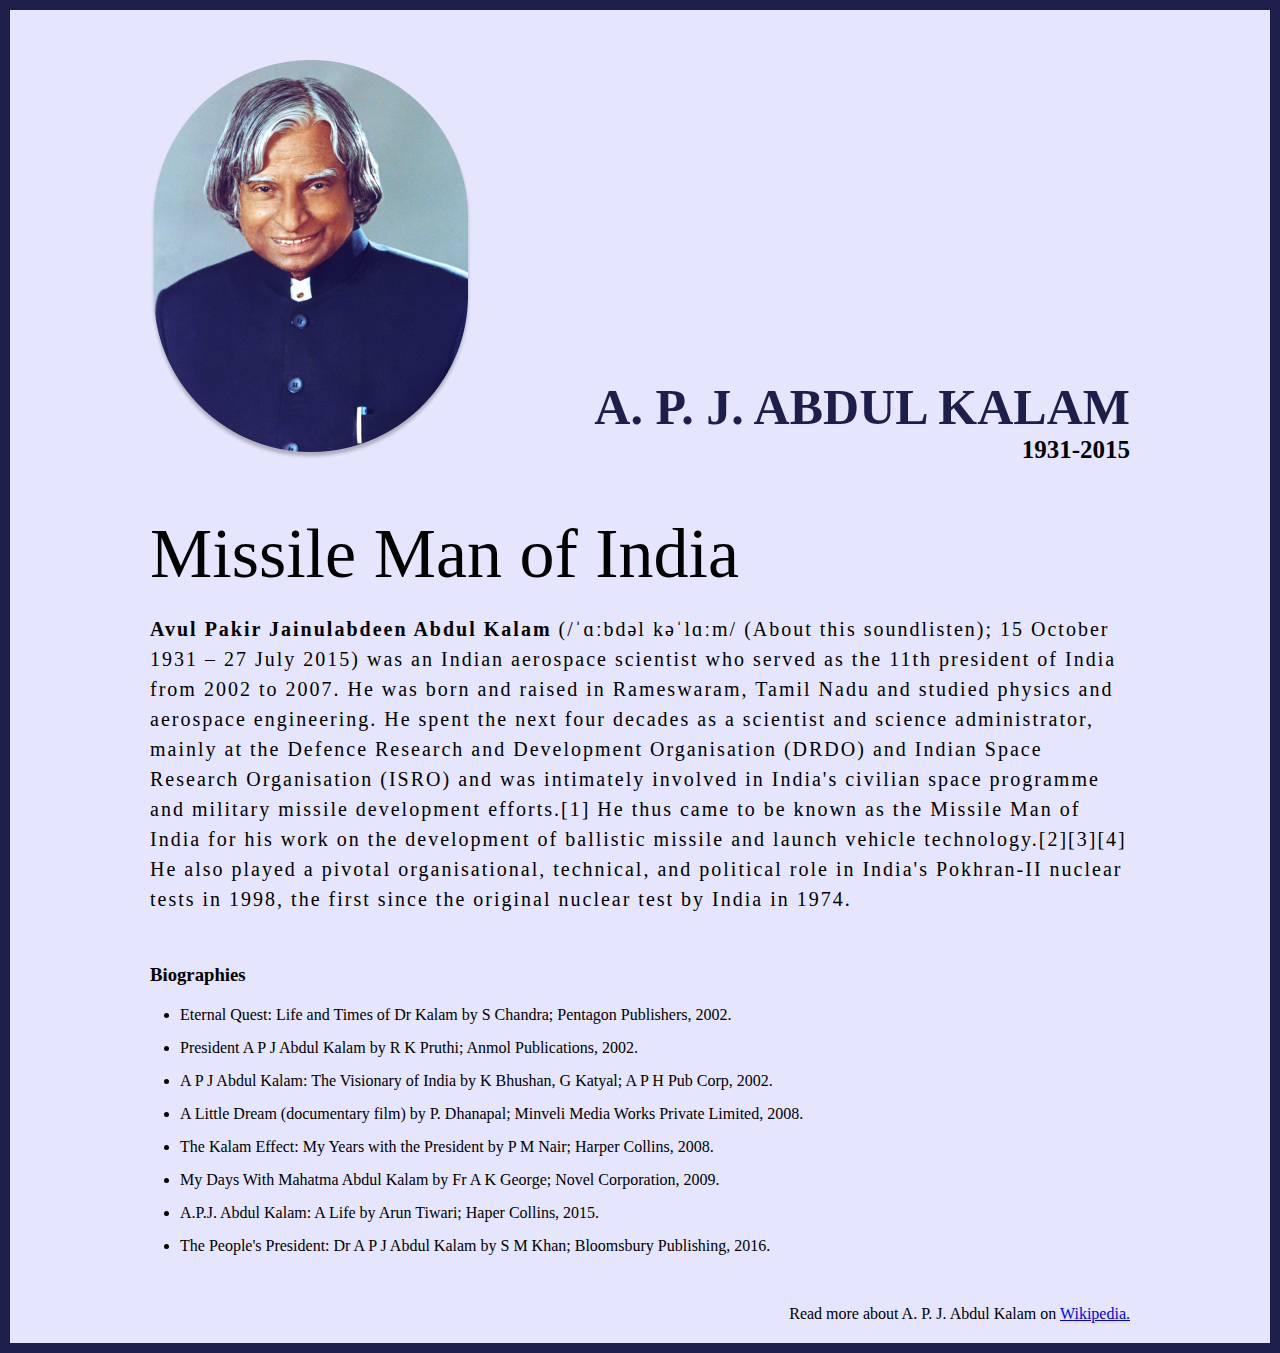
<file: Project1/index.html>
<!DOCTYPE html>
<html lang="en">
<head>
    <meta charset="UTF-8">
    <meta name="viewport" content="width=device-width, initial-scale=1.0">
    <link rel="shortcut icon" href="st.jojhns.jpeg" type="image/x-icon">
    <link rel="stylesheet" href="style.css">
    <title>The Tribute website| A.P.J Abdul Kalam</title>
</head>
<body>
    <div class="conatiner">
       <div class="content">

<section class="top_section">
    <div class="image_container">
        <img src="A._P._J 1.png" alt="">
    </div>
    <div class="text1">
        <h1 class="name">A. P. J. Abdul Kalam</h1>
        <h4 class="date">1931-2015</h4>
    </div>
</section>
<section class="about_section">
    <h2>Missile Man of India</h2>
    <p> <b>Avul Pakir Jainulabdeen Abdul Kalam</b> (/ˈɑːbdəl kəˈlɑːm/ (About this soundlisten); 15 October 1931 – 27 July 2015) was an Indian aerospace scientist who served as the 11th president of India from 2002 to 2007. He was born and raised in Rameswaram, Tamil Nadu and studied physics and aerospace engineering. He spent the next four decades as a scientist and science administrator, mainly at the Defence Research and Development Organisation (DRDO) and Indian Space Research Organisation (ISRO) and was intimately involved in India's civilian space programme and military missile development efforts.[1] He thus came to be known as the Missile Man of India for his work on the development of ballistic missile and launch vehicle technology.[2][3][4] He also played a pivotal organisational, technical, and political role in India's Pokhran-II nuclear tests in 1998, the first since the original nuclear test by India in 1974.</p>
</section>
<section class="biograpphy">
    <h3 class="bio">Biographies</h3>
    <ul>
    <li>Eternal Quest: Life and Times of Dr Kalam by S Chandra; Pentagon Publishers, 2002.</li>
    <li> President A P J Abdul Kalam by R K Pruthi; Anmol Publications, 2002.</li>
    <li>A P J Abdul Kalam: The Visionary of India by K Bhushan, G Katyal; A P H Pub Corp, 2002.</li>
    <li> A Little Dream (documentary film) by P. Dhanapal; Minveli Media Works Private Limited, 2008.</li>
    <li> The Kalam Effect: My Years with the President by P M Nair; Harper Collins, 2008.</li>
    <li>  My Days With Mahatma Abdul Kalam by Fr A K George; Novel Corporation, 2009.</li>
    <li> A.P.J. Abdul Kalam: A Life by Arun Tiwari; Haper Collins, 2015.</li>
    <li>   The People's President: Dr A P J Abdul Kalam by S M Khan; Bloomsbury Publishing, 2016.</li>
    </ul>
</section>
<footer><p>Read more about A. P. J. Abdul Kalam  on <a target="_blank" href="https://www.wikipedia.org/">Wikipedia.</a> </p></footer>
       </div>
    </div>
</body>
</html>
</file>
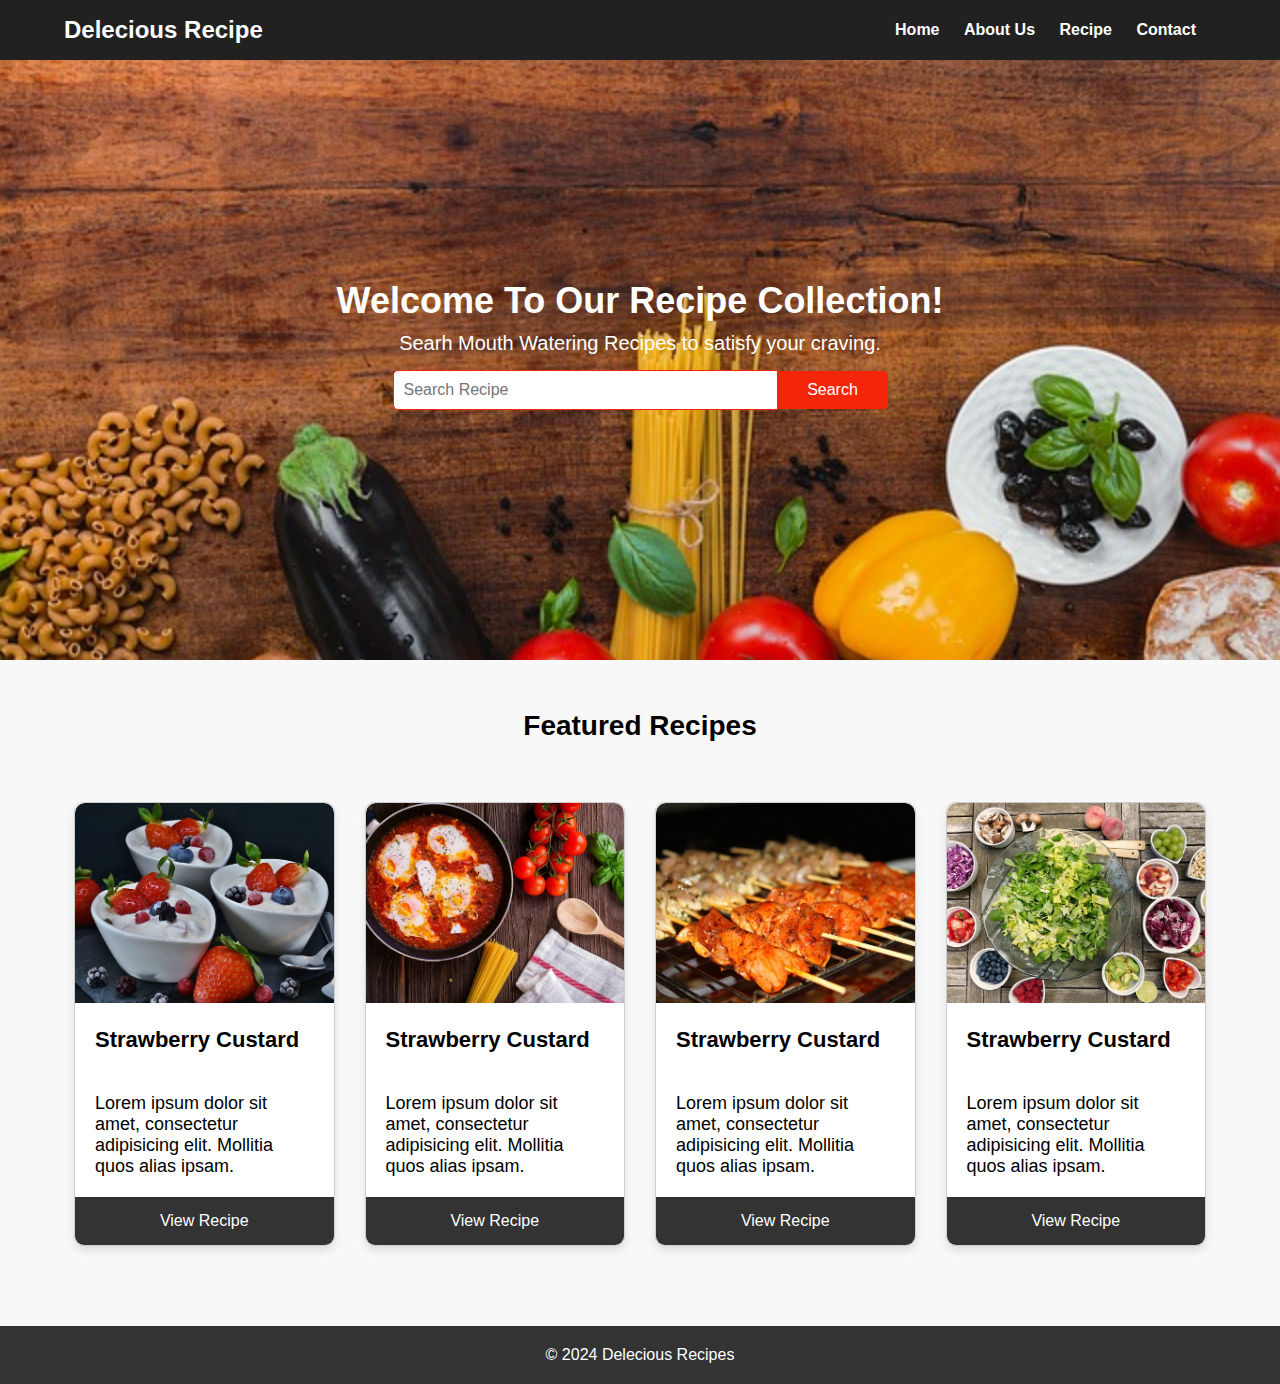
<file: Project2/index.html>
<!DOCTYPE html>
<html lang="en">
<head>
  <meta charset="UTF-8">
  <meta name="viewport" content="width=device-width, initial-scale=1.0">
  <title>Document</title>
  <link rel="shortcut icon" href="lion.jpg" type="image/x-icon">
  <link rel="stylesheet" href="style.css">
</head>
<body>
  <header>
    <div class="container">
      <h1 class="logo">Delecious Recipe</h1>
      <nav>
        <div class="menu-icon">&#9776</div>
        <ul class="nav_list">
          <li>Home</li>
          <li>About Us</li>
          <li>Recipe</li>
          <li>Contact</li>
        </ul>
      </nav>
    </div>
  </header>
  
    <!-- Hero Section -->
  <section class="hero">
    <div class="hero_section">
      <h2>Welcome To Our Recipe Collection!</h2>
      <p>Searh Mouth Watering Recipes to satisfy your craving. </p>
      <form action="#" class="search-box">
       <input type="text" name="" id="" placeholder="Search Recipe">
       <button type="submit">Search</button>
      </form>
    </div>
  </section>

  <!-- Recipe Section -->

  <section class="recipes">
    <h1>Featured Recipes</h1>
    <div class="recipe-section">
      <div class="recipe-card">
        <img src="dish-1.jpg" alt="">
        <h2>Strawberry Custard</h2>
        <p>Lorem ipsum dolor sit amet, consectetur adipisicing elit. Mollitia quos alias ipsam.</p>
        <a href="">View Recipe</a>
      </div>
      <div class="recipe-card">
        <img src="dish-2.jpg" alt="">
        <h2>Strawberry Custard</h2>
        <p>Lorem ipsum dolor sit amet, consectetur adipisicing elit. Mollitia quos alias ipsam.</p>
        <a href="">View Recipe</a>
      </div>
      <div class="recipe-card">
        <img src="dish-3.jpg" alt="">
        <h2>Strawberry Custard</h2>
        <p>Lorem ipsum dolor sit amet, consectetur adipisicing elit. Mollitia quos alias ipsam.</p>
        <a href="">View Recipe</a>
      </div>
      <div class="recipe-card">
        <img src="dish-4.jpg" alt="">
        <h2>Strawberry Custard</h2>
        <p>Lorem ipsum dolor sit amet, consectetur adipisicing elit. Mollitia quos alias ipsam.</p>
        <a href="">View Recipe</a>
      </div>
    </div>
  </section>

    <!-- Footer Section -->

     <footer>
      <div>
        <p>
          &copy; 2024 Delecious Recipes
        </p>
      </div>
     </footer>

</body>
</html>
</file>
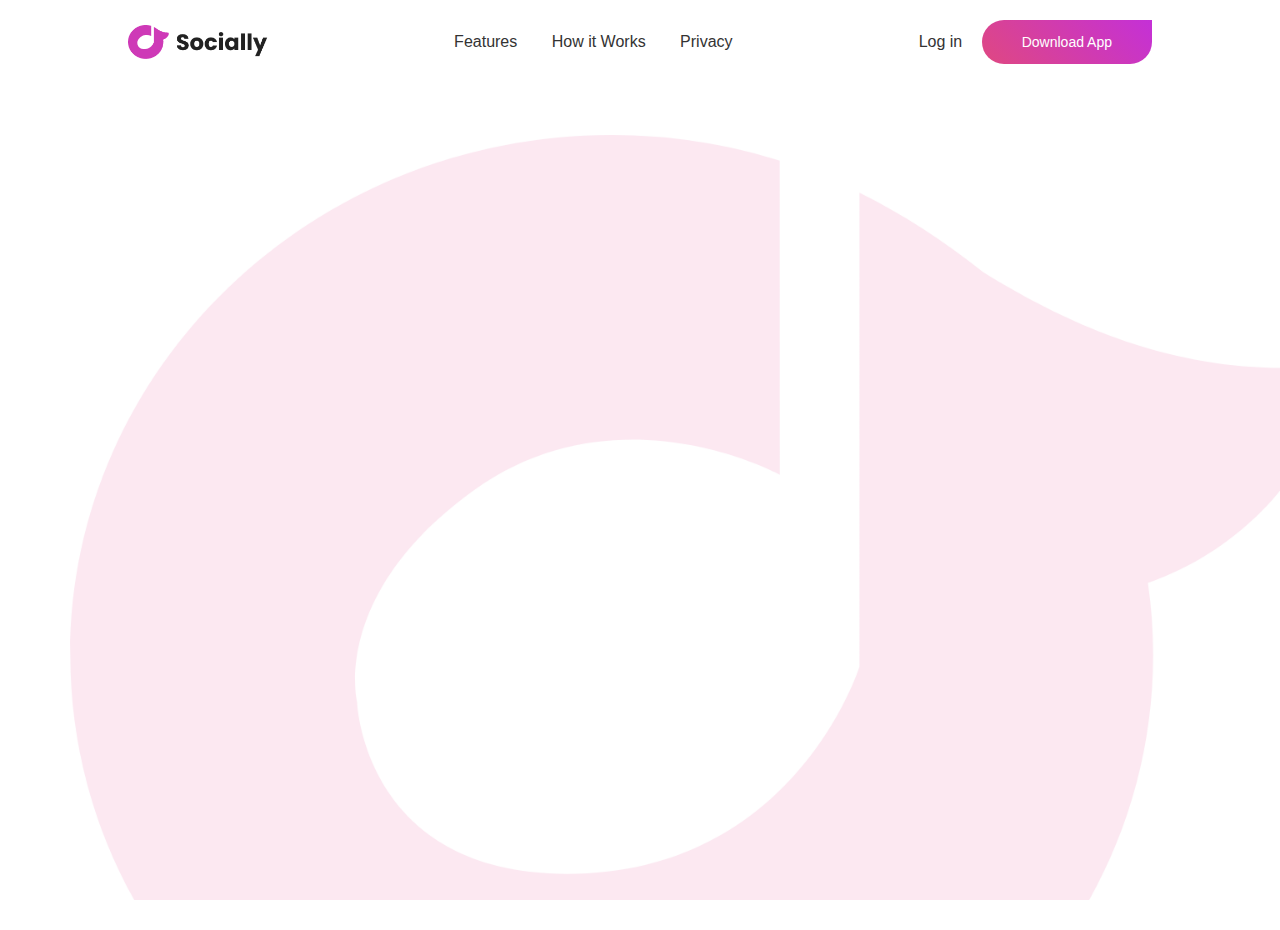
<file: Project4/index.html>
<!DOCTYPE html>
<html lang="en">

<head>
    <meta charset="UTF-8">
    <meta name="viewport" content="width=device-width, initial-scale=1.0">
    <title>Animated Website Design</title>
    <link rel="shortcut icon" href="logo.png" type="image/x-icon">
    <link rel="stylesheet" href="Styles.CSS">
</head>

<body>
    <div class="hero">
        <nav>
            <img src="logo.png" class="logo" alt="">
            <ul>
                <li><a href="#">Features</a></li>
                <li><a href="#">How it Works</a></li>
                <li><a href="#">Privacy</a></li>
            </ul>
            <div>
                <a href="#" class="login-btn">Log in</a>
                <a href="#" class="btn">Download App</a>

            </div>
        </nav>
        <div class="content">
            <h1 class="anim">Make <br>New Freinds </br></h1>
            <p class="anim">Sociallly is the New Social Media platform to make new friends onilne in the world.Now let's make new friends together and amazing Features</p>
            <a href="#" class="btn anim">Join Now</a>
        </div>
        <img src="pic.png" class="feature-img anim" alt="">
    </div>
</body>

</html>
</file>
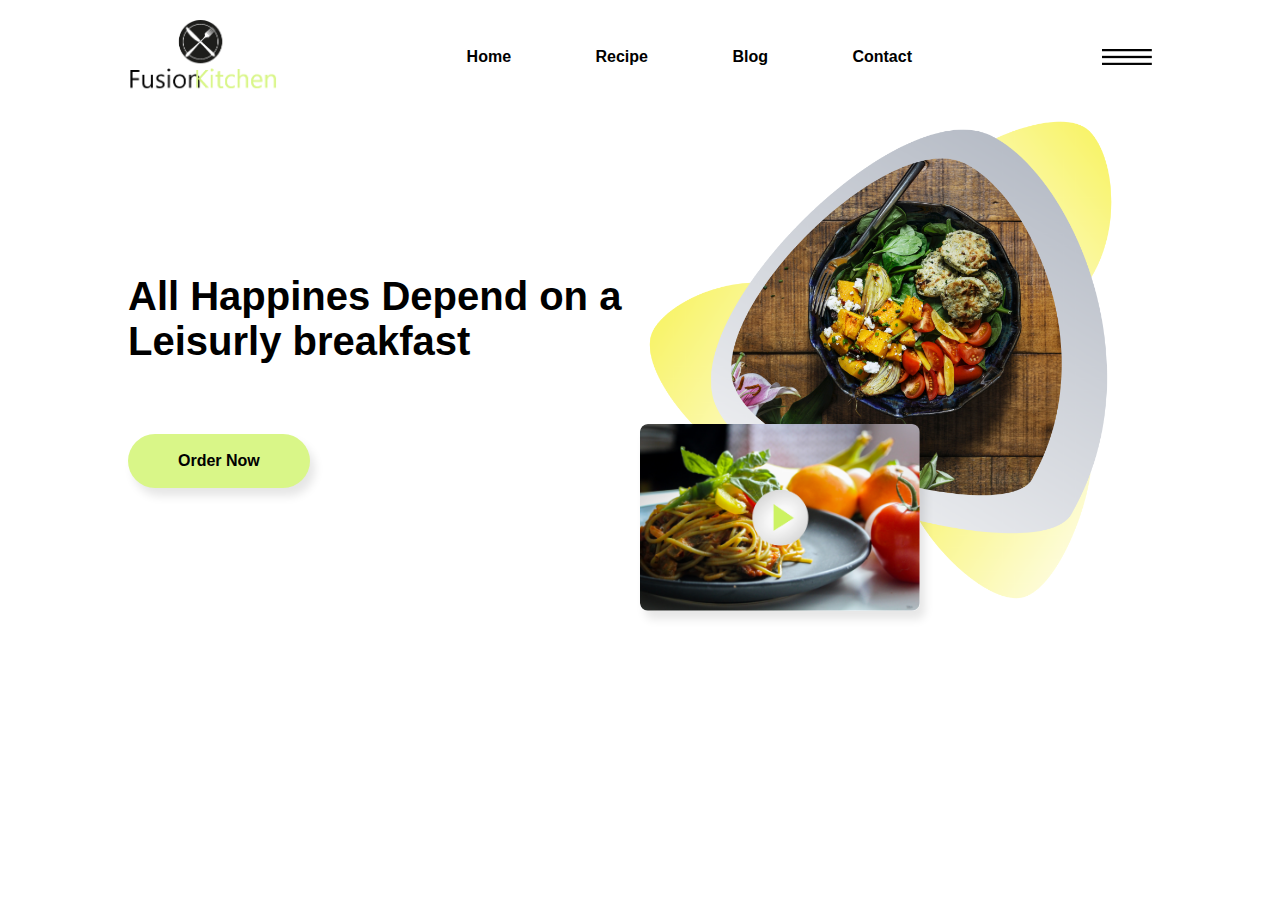
<file: Project5/index.html>
<!DOCTYPE html>
<html lang="en">

<head>
    <meta charset="UTF-8">
    <meta name="viewport" content="width=device-width, initial-scale=1.0">
    <title>Document</title>
   <link rel="stylesheet" href="Style.CSS"> 
</head>
<body>
   <div class="hero">
    <nav>
        <img src="logo.png" class="logo" alt="">
        <ul>
            <li><a href="">Home</a></li>
            <li><a href="">Recipe</a></li>
            <li><a href="">Blog</a></li>
            <li><a href="">Contact</a></li>
        </ul>
        <img src="menu.png" alt="" class="menu-img">
    </nav>
    <div class="row">
        <div class="col">
            <h1>All Happines Depend on a<br>Leisurly breakfast</br></h1>
            <a href="">Order Now</a>
        </div>
        <div class="col">
            <img src="pic1.png" class="feature-img" alt="">
            <img src="pic2.png" class="thumbnail-img" alt="">
        </div>
    </div>
   </div>
</body>

</html>
</file>
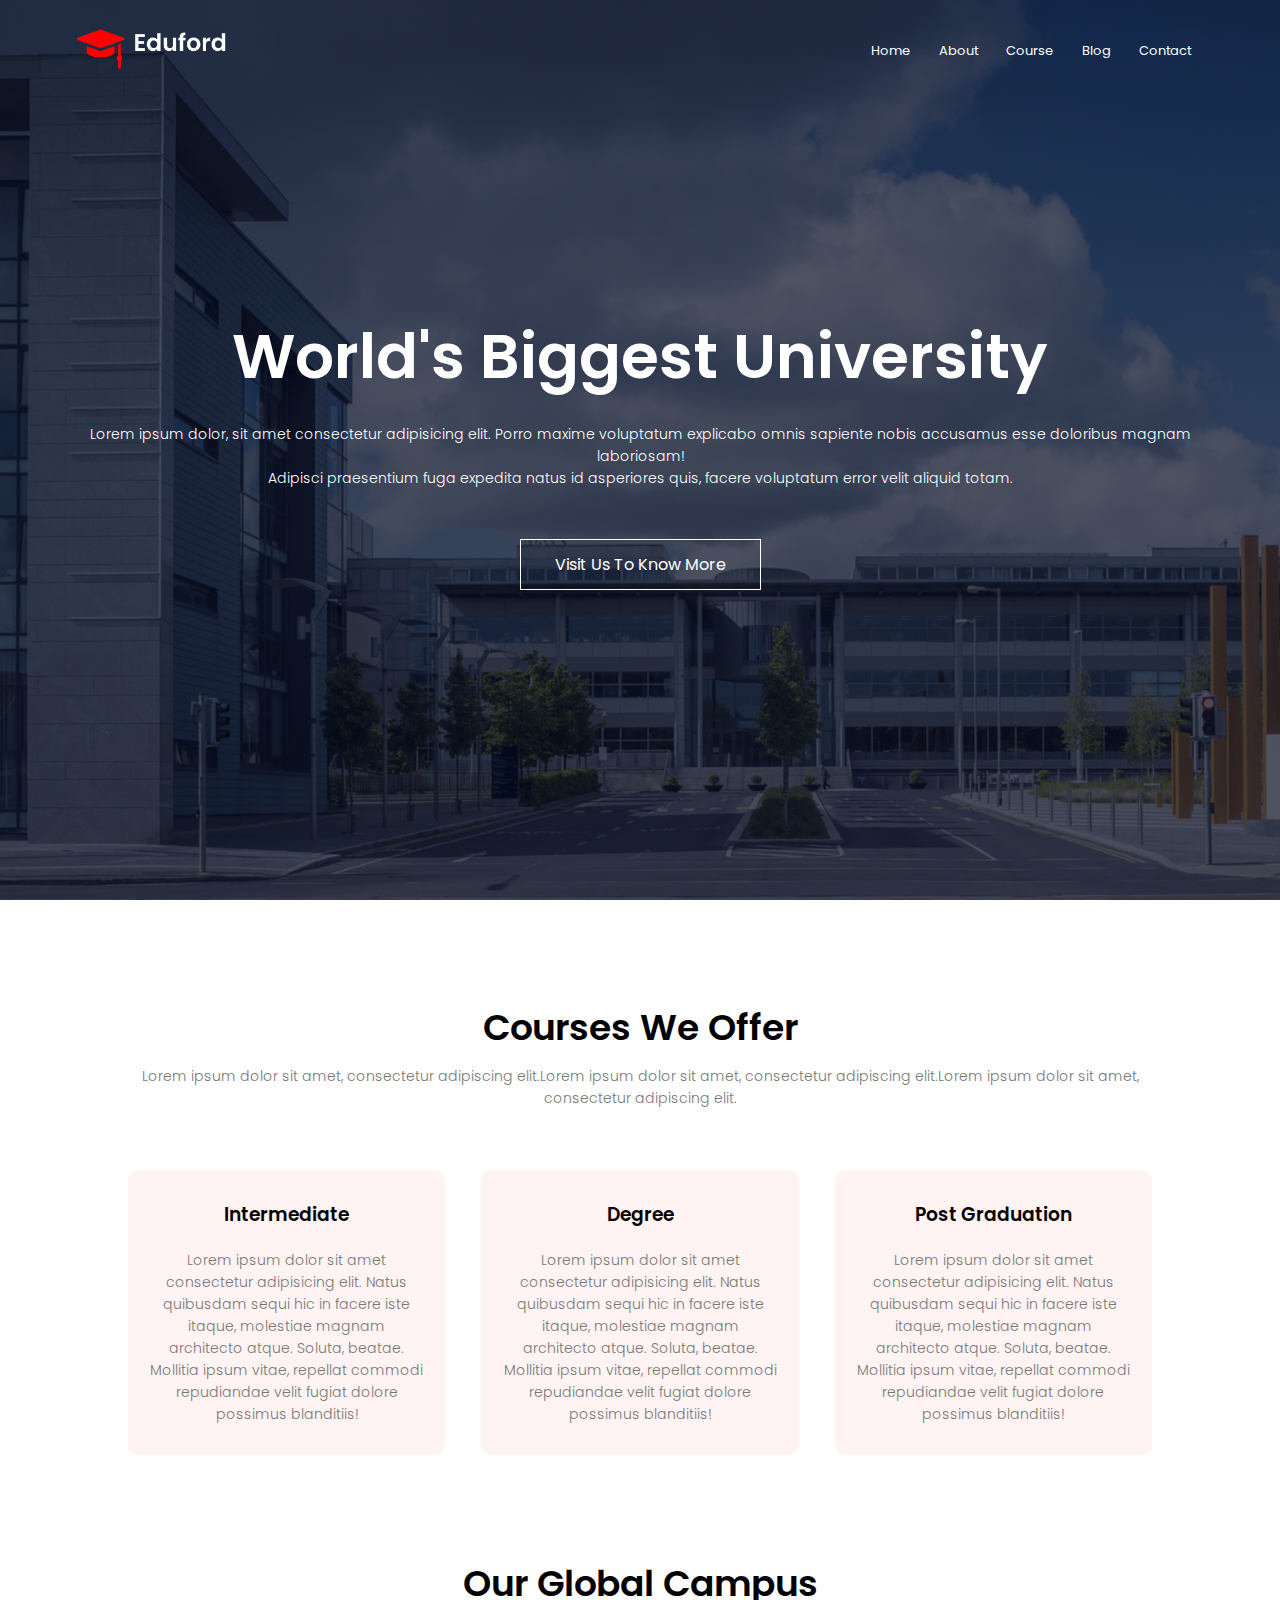
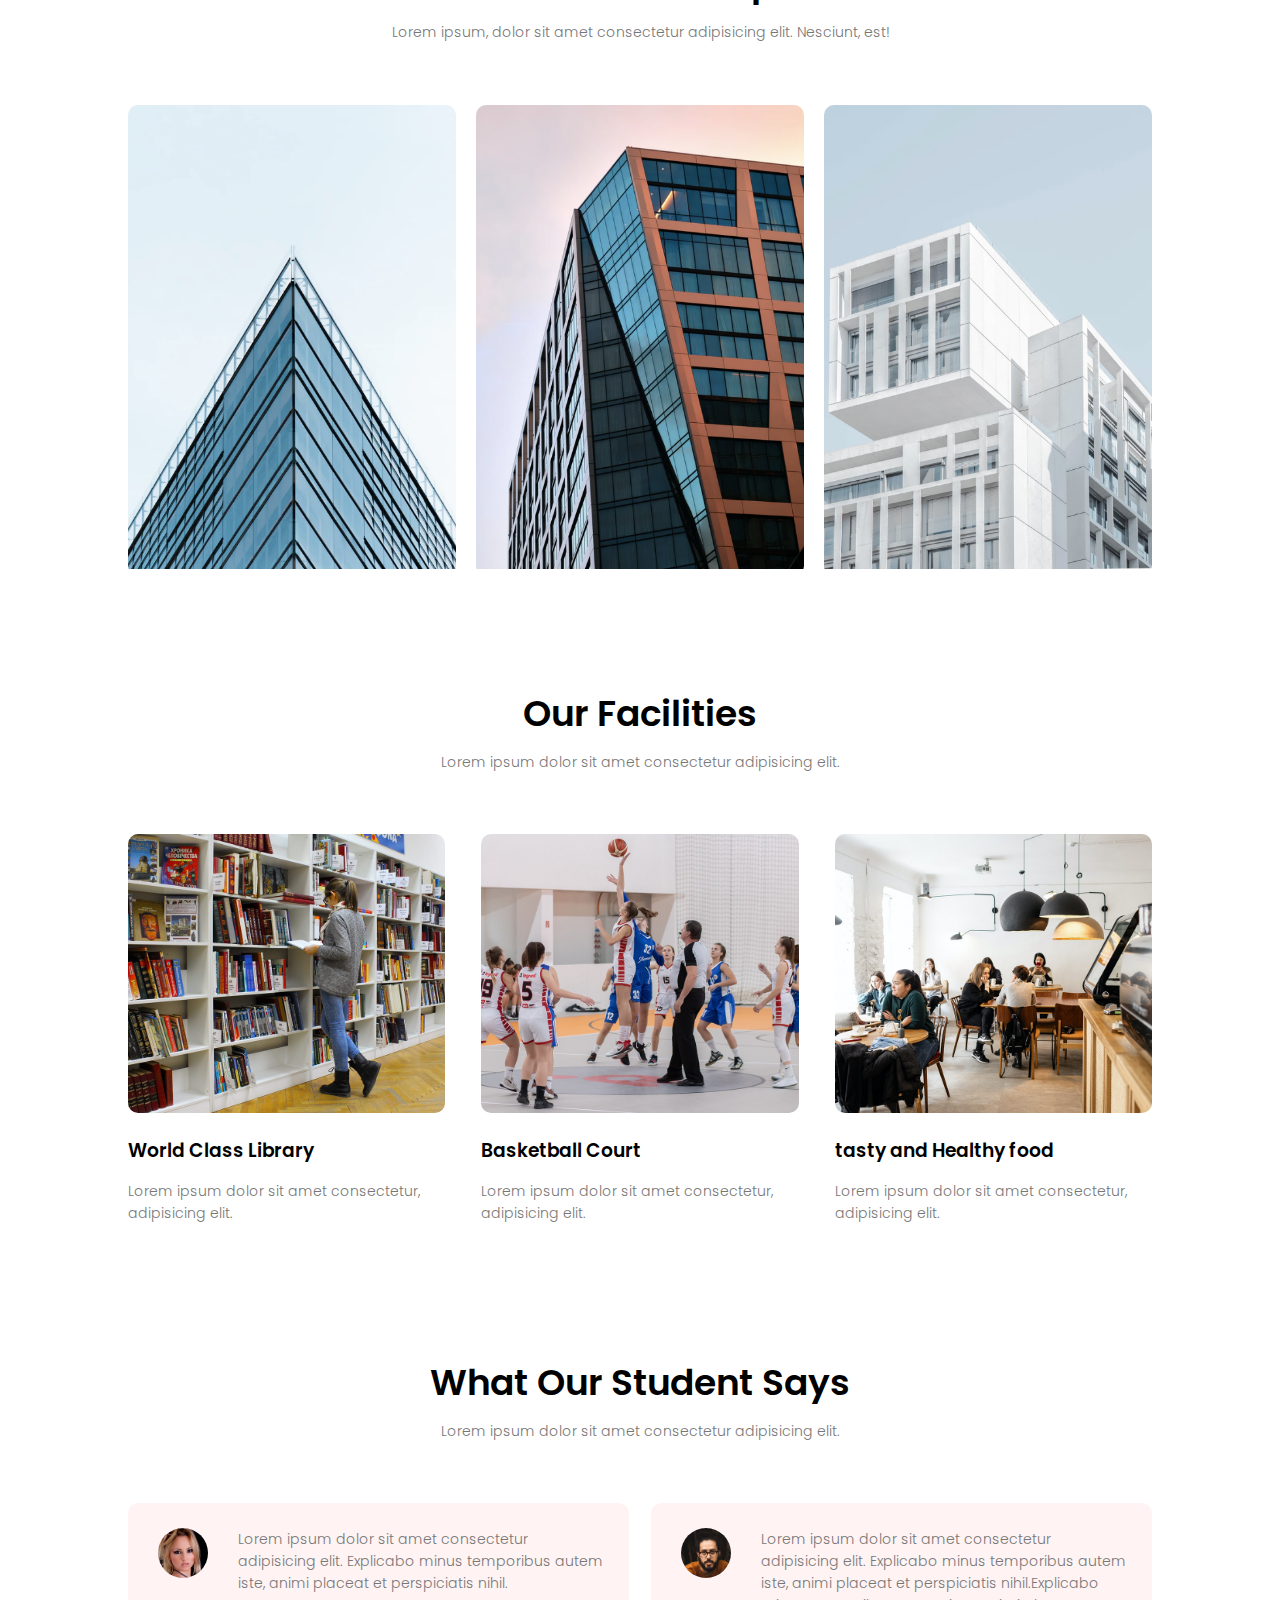
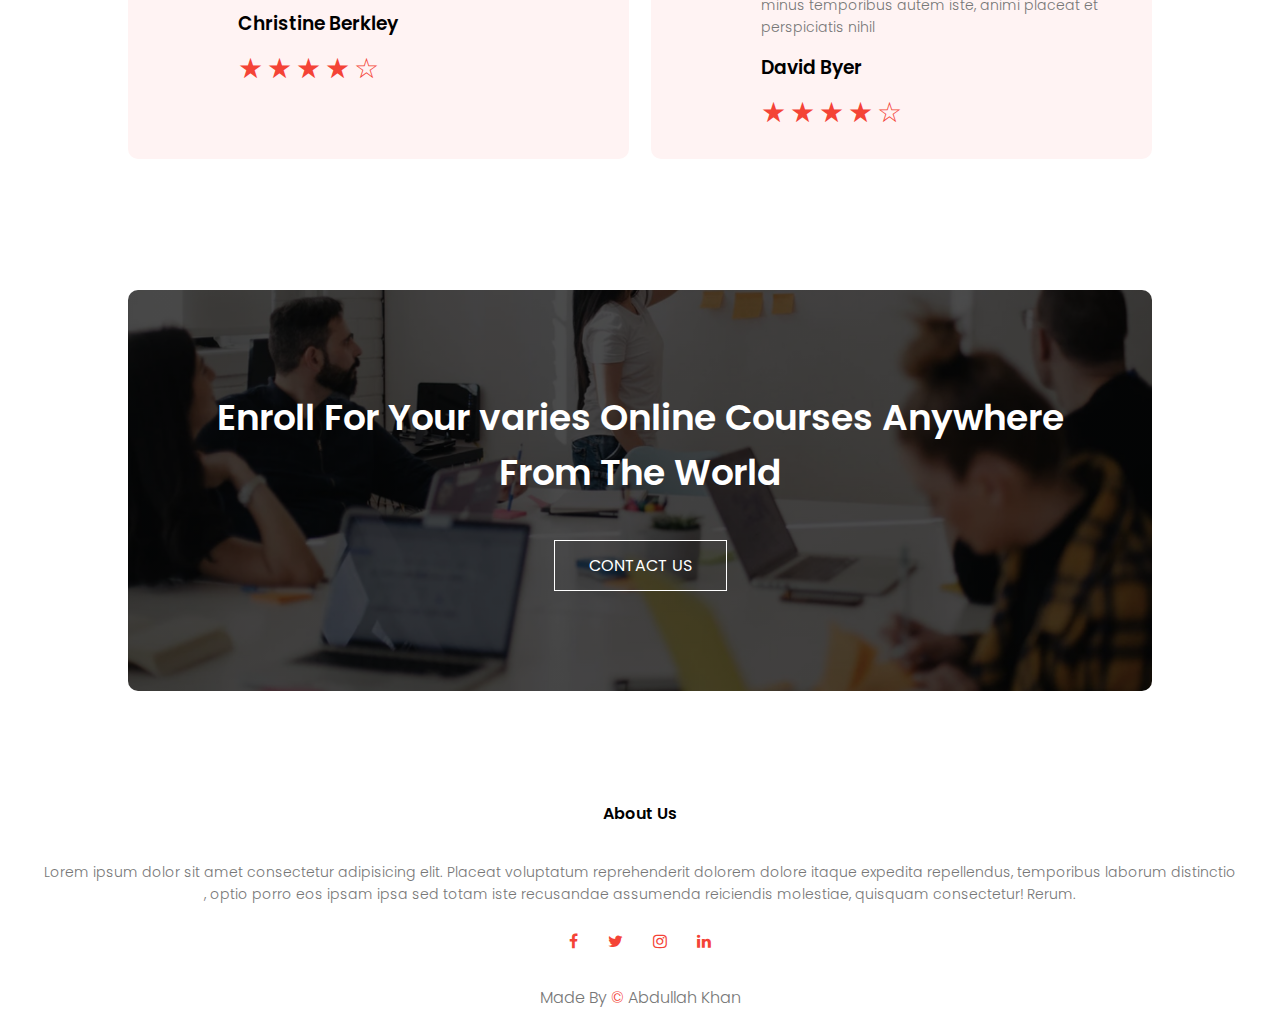
<file: Project6/index.html>
<!DOCTYPE html>
<html lang="en">

<head>
    <meta charset="UTF-8">
    <meta name="viewport" content="width=device-width, initial-scale=1.0">
    <title>University Website Design</title>
    <link rel="stylesheet" href="Styles.CSS">
    <link rel="preconnect" href="https://fonts.googleapis.com">
    <link rel="preconnect" href="https://fonts.gstatic.com" crossorigin>
    <link
        href="https://fonts.googleapis.com/css2?family=Poppins:ital,wght@0,400;0,600;0,700;1,400;1,600;1,700&display=swap"
        rel="stylesheet">
        <link href="https://cdnjs.cloudflare.com/ajax/libs/font-awesome/4.7.0/css/font-awesome.min.css" rel="stylesheet">



</head>

<body>
    <section class="header">
        <nav>
            <a href="index.html"><img src="logo.png" alt=""></a>
            <div class="nav-links" id="navLinks">
                <i class="fa fa-times" onclick="hideMenu()"></i> <!-- Cross icon -->


                <ul>
                    <li><a href="">Home</a></li>
                    <li><a href="">About</a></li>
                    <li><a href="">Course</a></li>
                    <li><a href="">Blog</a></li>
                    <li><a href="">Contact</a></li>
                </ul>
            </div>
            <i class="fa fa-bars" onclick="showMenu()"></i> <!-- Hamburger menu icon -->

        </nav>
        <div class="textbox">
            <h1>World's Biggest University</h1>
            <p>Lorem ipsum dolor, sit amet consectetur adipisicing elit. Porro maxime voluptatum explicabo omnis
                sapiente nobis accusamus esse doloribus magnam laboriosam!<br> Adipisci praesentium fuga expedita natus
                id asperiores quis, facere voluptatum error velit aliquid totam.</br></p>
            <a href=" " class="hero-btn">Visit Us To Know More</a>
        </div>
    </section>

    <!-- Course -->
    <section class="Course">

        <h1>Courses We Offer</h1>
        <p>
            Lorem ipsum dolor sit amet, consectetur adipiscing elit.Lorem ipsum dolor sit amet, consectetur adipiscing
            elit.Lorem ipsum dolor sit amet, consectetur adipiscing elit.
        </p>
        <div class="row">
            <div class="course-col">
                <h3>Intermediate</h3>
                <p>Lorem ipsum dolor sit amet consectetur adipisicing elit. Natus quibusdam sequi hic in facere iste
                    itaque, molestiae magnam architecto atque. Soluta, beatae. Mollitia ipsum vitae, repellat commodi
                    repudiandae velit fugiat dolore possimus blanditiis!</p>
            </div>
            <div class="course-col">
                <h3>Degree</h3>
                <p>Lorem ipsum dolor sit amet consectetur adipisicing elit. Natus quibusdam sequi hic in facere iste
                    itaque, molestiae magnam architecto atque. Soluta, beatae. Mollitia ipsum vitae, repellat commodi
                    repudiandae velit fugiat dolore possimus blanditiis!</p>
            </div>
            <div class="course-col">
                <h3>Post Graduation</h3>
                <p>Lorem ipsum dolor sit amet consectetur adipisicing elit. Natus quibusdam sequi hic in facere iste
                    itaque, molestiae magnam architecto atque. Soluta, beatae. Mollitia ipsum vitae, repellat commodi
                    repudiandae velit fugiat dolore possimus blanditiis!</p>
            </div>
        </div>
    </section>

    <!-- Campus -->

    <section class="Campus">
        <h1>Our Global Campus</h1>
        <p>Lorem ipsum, dolor sit amet consectetur adipisicing elit. Nesciunt, est!</p>
        <div class="row">
            <div class="campus-col">
                <img src="london.png" alt="">
                <div class="layer">
                    <h3>London</h3>
                </div>
            </div>

            <div class="campus-col">
                <img src="newyork.png" alt="">
                <div class="layer">
                    <h3>New York</h3>
                </div>
            </div>
            <div class="campus-col">
                <img src="washington.png" alt="">
                <div class="layer">
                    <h3>Washington</h3>
                </div>
            </div>
        </div>
    </section>

    <!-- Facilities -->

    <section class="facilities">

        <h1> Our Facilities</h1>
        <p>Lorem ipsum dolor sit amet consectetur adipisicing elit.</p>
        <div class="row">
            <div class="facilities-col">
                <img src="library.png" alt="">
                <h3>World Class Library</h3>
                <p>Lorem ipsum dolor sit amet consectetur, adipisicing elit. </p>
            </div>
            <div class="facilities-col">
                <img src="basketball.png" alt="">
                <h3>Basketball Court</h3>
                <p>Lorem ipsum dolor sit amet consectetur, adipisicing elit. </p>
            </div>
            <div class="facilities-col">
                <img src="cafeteria.png" alt="">
                <h3>tasty and Healthy food</h3>
                <p>Lorem ipsum dolor sit amet consectetur, adipisicing elit. </p>
            </div>
        </div>
    </section>

    <!-- Testemonials -->

    <section class="testemonials">
        <h1> What Our Student Says</h1>
        <p>Lorem ipsum dolor sit amet consectetur adipisicing elit.</p>
        <div class="row">
            <div class="testemonial-col">
                <img src="user1.jpg" alt="">
                <div>
                    <p>Lorem ipsum dolor sit amet consectetur adipisicing elit. Explicabo minus temporibus autem iste,
                        animi placeat et perspiciatis nihil.</p>
                    <h3>Christine Berkley</h3>
                    <span class="empty-icon"> &#9733;</span>
                    <span class="empty-icon"> &#9733;</span>
                    <span class="empty-icon"> &#9733;</span>
                    <span class="empty-icon"> &#9733;</span>
                    <span class="empty-icon"> &#9734;</span>

                </div>

            </div>
            <div class="testemonial-col">
                <img src="user2.jpg" alt="">
                <div class="testemonial-col-col">
                    <p>Lorem ipsum dolor sit amet consectetur adipisicing elit. Explicabo minus temporibus autem iste,
                        animi placeat et perspiciatis nihil.Explicabo minus temporibus autem iste, animi placeat et
                        perspiciatis nihil</p>
                    <h3>David Byer</h3>

                    <span class="empty-icon"> &#9733;</span>
                    <span class="empty-icon"> &#9733;</span>
                    <span class="empty-icon"> &#9733;</span>
                    <span class="empty-icon"> &#9733;</span>

                    <span class="empty-icon"> &#9734;</span>
                </div>

            </div>
        </div>
    </section>

    <!-- Call To Action Section -->

    <section class="cta">
        <h1>
            Enroll For Your varies Online Courses Anywhere<br> From The World</br>
        </h1>
        <a href="" class="hero-btn">CONTACT US</a>
    </section>

     <!-- Footer -->
      <section class="footer">

        <h4> About Us</h1>
        <p>Lorem ipsum dolor sit amet consectetur adipisicing elit. Placeat voluptatum reprehenderit dolorem dolore itaque expedita repellendus, temporibus laborum distinctio<br>, optio porro eos ipsam ipsa sed totam iste recusandae assumenda reiciendis molestiae, quisquam consectetur! Rerum.</br></p>
        <div class="icons">
            <i class="fa fa-facebook"></i>
            <i class="fa fa-twitter"></i>
            <i class="fa fa-instagram"></i>
            <i class="fa fa-linkedin"></i>
        </div>
        <p class="copy">Made By <span class="copys">&copy;</span> Abdullah Khan</p>
      </section>

    <!-- JS For Menu Bar -->

    <script>
        var navLinks = document.getElementById("navLinks")
        function showMenu() {
            navLinks.style.right = "0";
        }
        function hideMenu() {
            navLinks.style.right = "-200px";
        }

    </script>
</body>

</html>
</file>
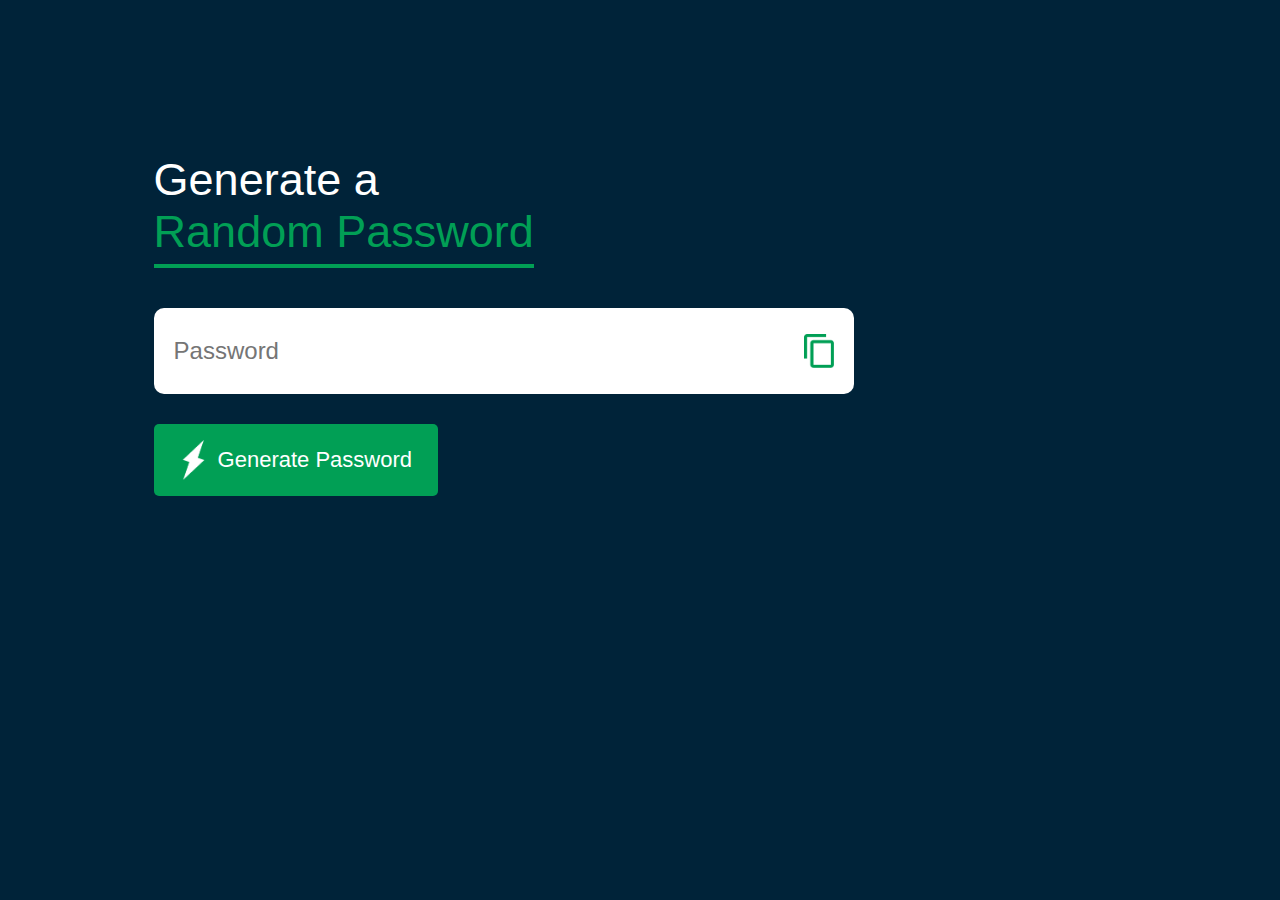
<file: Project7/index.html>
<!DOCTYPE html>
<html lang="en">
<head>
    <meta charset="UTF-8">
    <meta name="viewport" content="width=device-width, initial-scale=1.0">
    <title>Random Password Generator</title>
    <link rel="stylesheet" href="Styles.CSS">
</head>
<body>
<div class="container">
    <h1>Generate a <br><span>Random Password</br></span></h1>
    <div class="display">
        <input type="text"  id="password" placeholder="Password">
        <img onclick="copypassword()" src="copy.png" alt="">
    </div>
    <button onclick="createPassword()" > <img src="generate.png" alt="">Generate Password</button>
</div>

    <script src="Script.JS"></script>
</body>
</html>
</file>
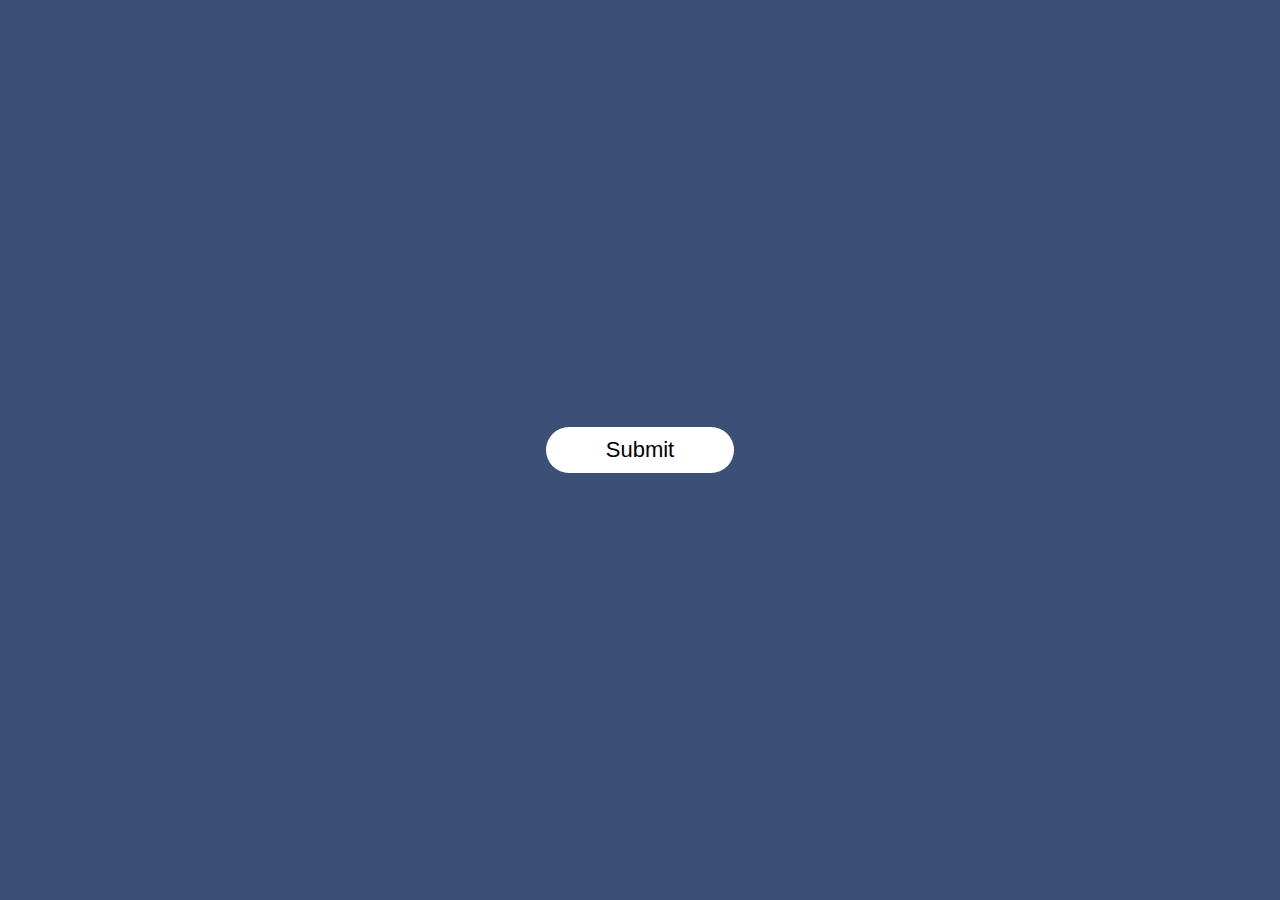
<file: Project8/index.html>
<!DOCTYPE html>
<html lang="en">
<head>
    <meta charset="UTF-8">
    <meta name="viewport" content="width=device-width, initial-scale=1.0">
    <title>Document</title>
    <link rel="stylesheet" href="Styles.CSS">
</head>
<body>
    <div class="container">
        <button type="submit" class="btn" onclick="openPopup()">Submit</button>
        <div class="popup" id="popup">
            <img src="404-tick.png" alt="">
            <h2>Thank You</h2>
            <p>Your Details has been Succesfully Submited.Thanks</p>
            <button type="button"  onclick="closePopup()">Ok</button>
        </div>


    </div>
    <script src="Script.JS"></script>
</body>
</html>
</file>
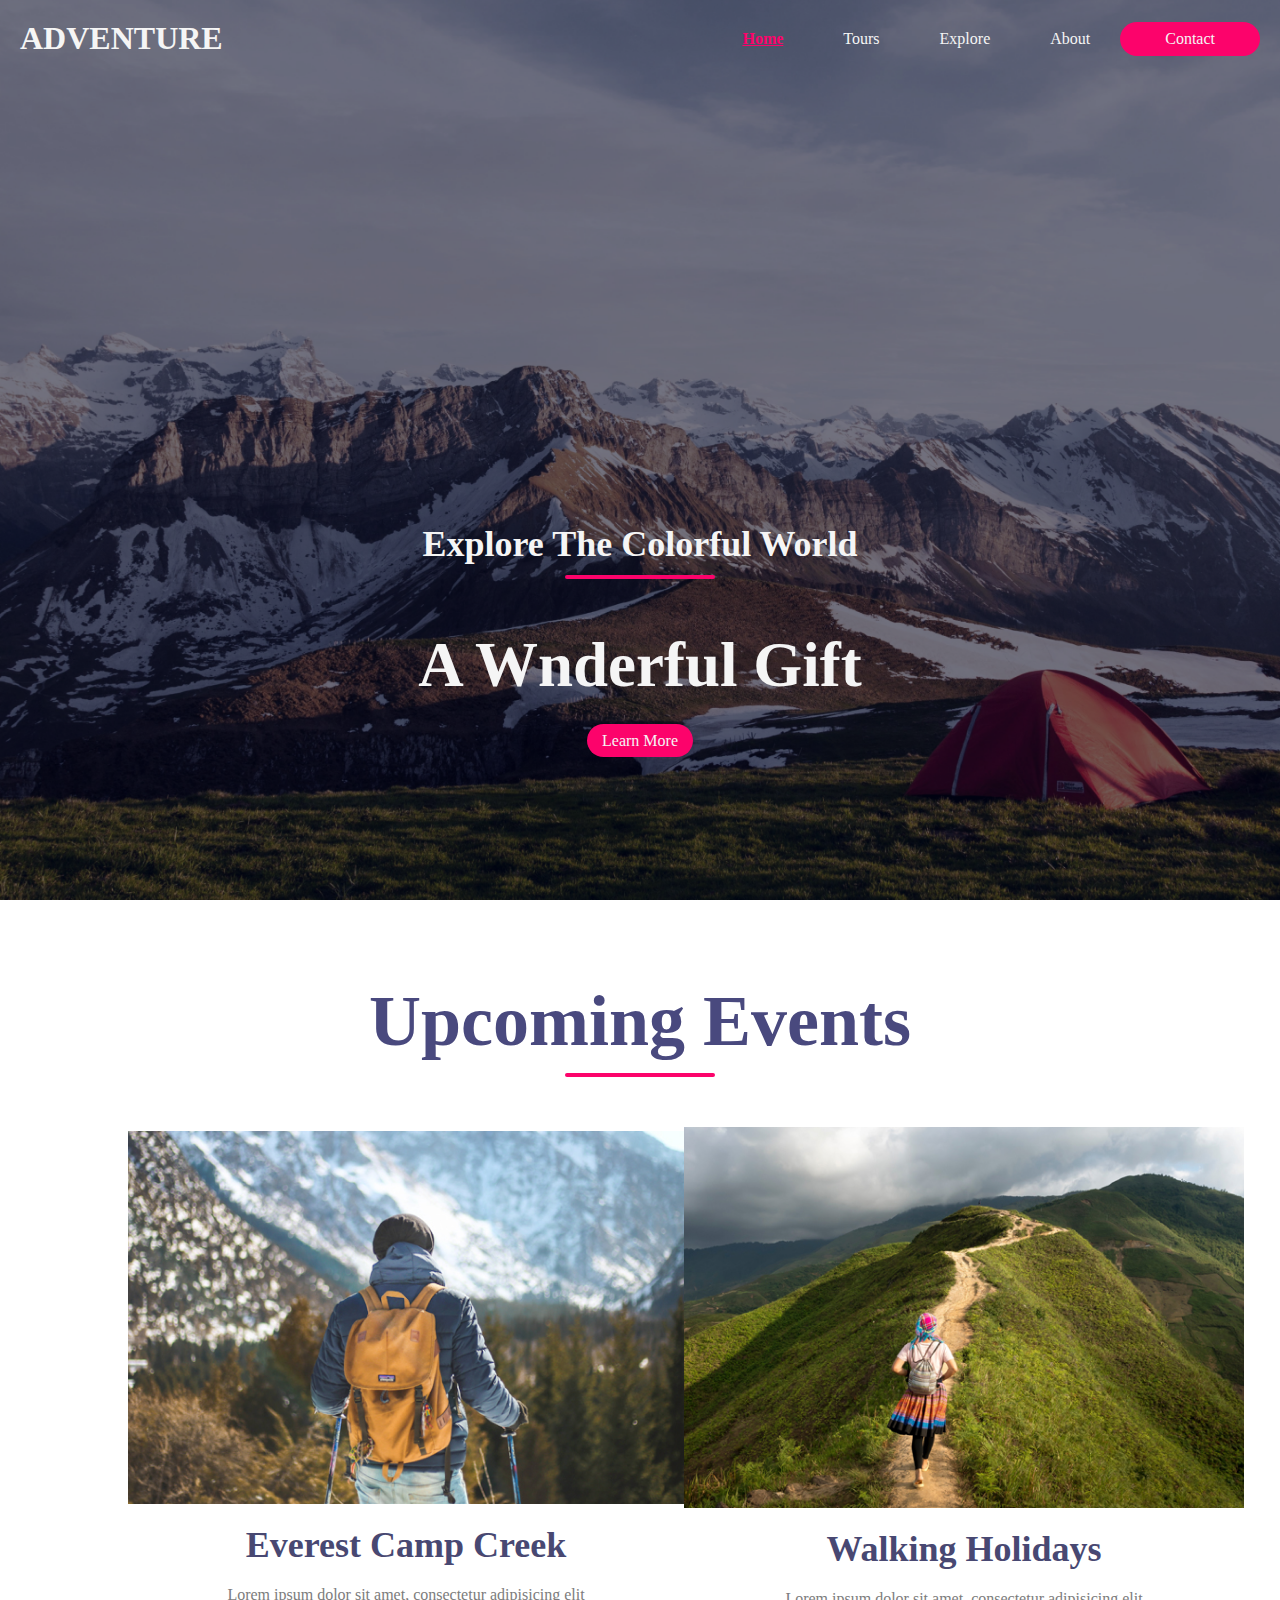
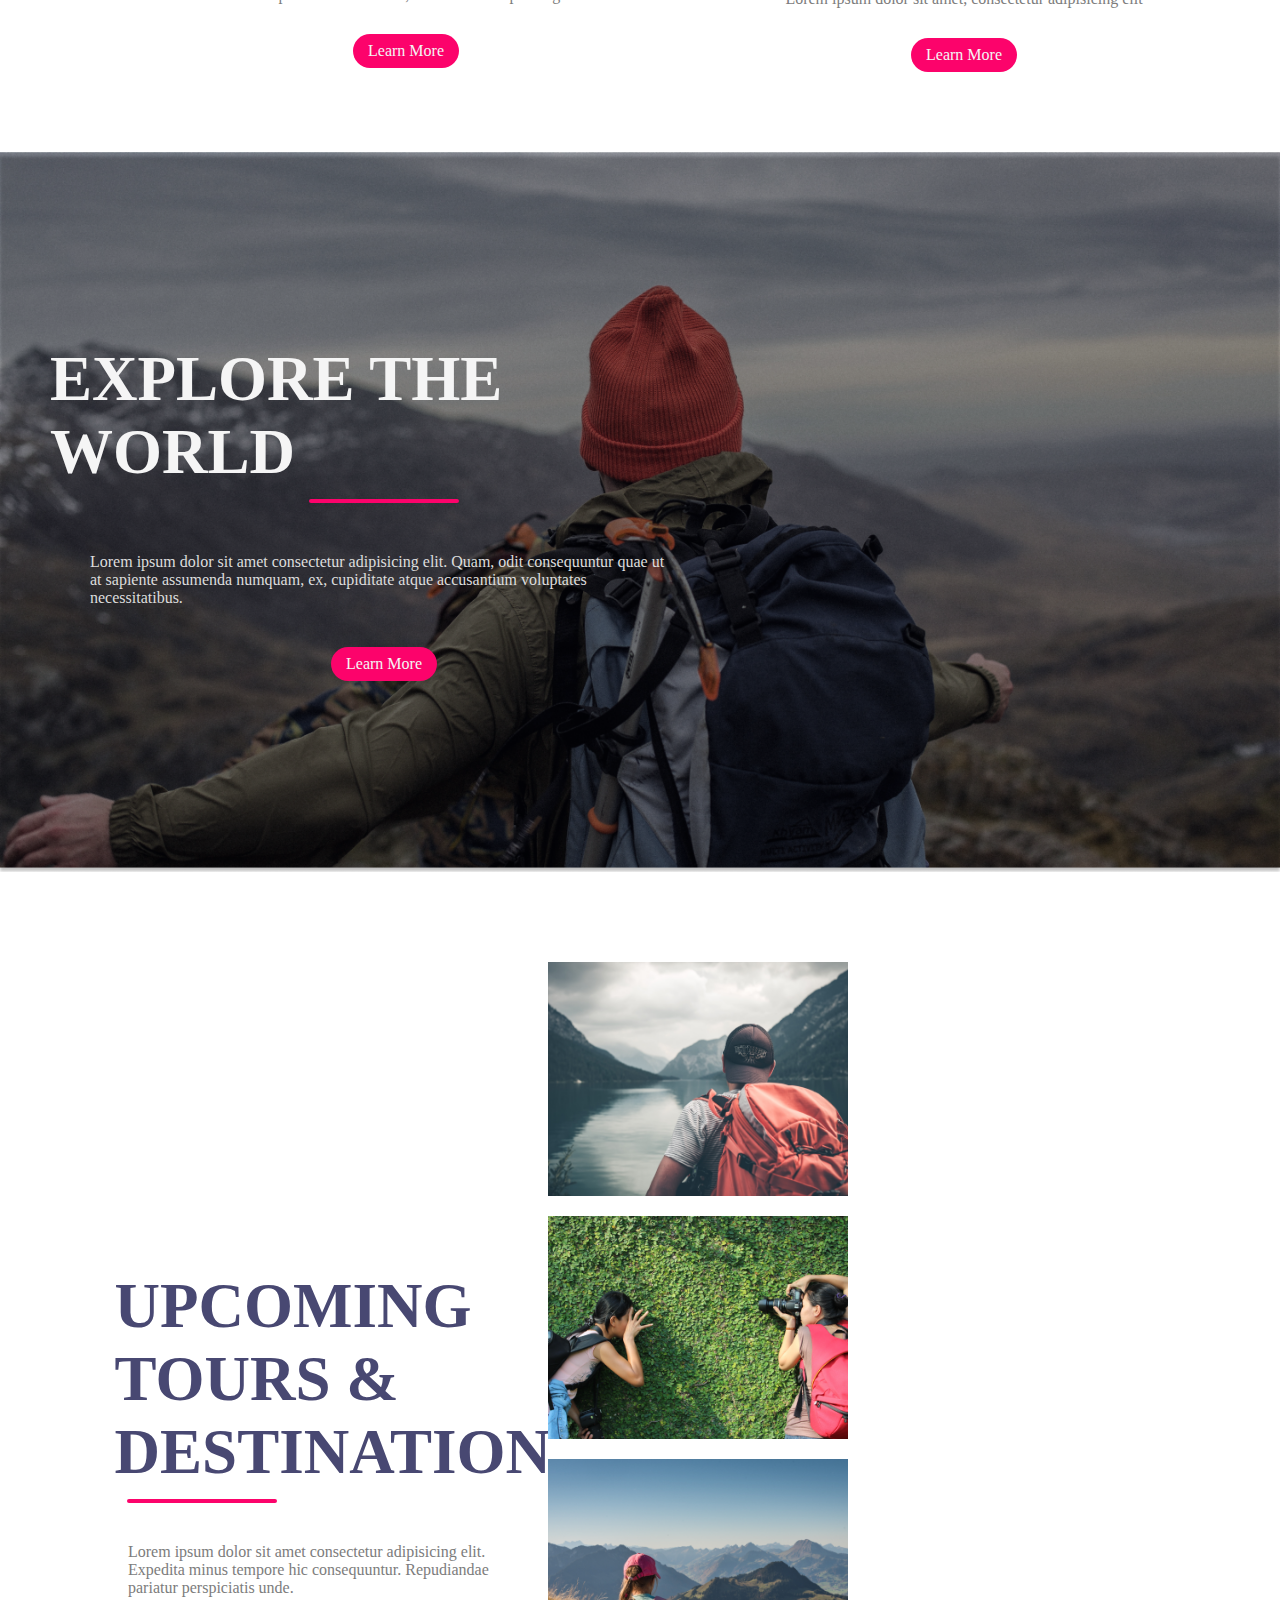
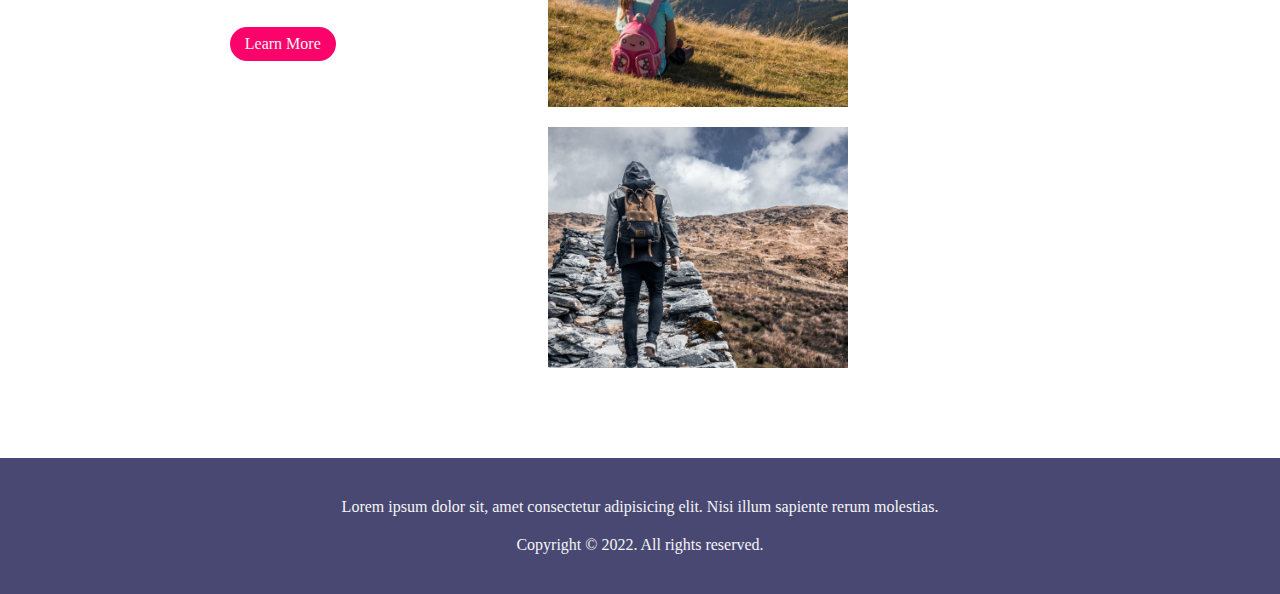
<file: Project9/index.html>
<!DOCTYPE html>
<html lang="en">

<head>
    <meta charset="UTF-8">
    <meta name="viewport" content="width=device-width, initial-scale=1.0">
    <title>Complete Responsive Website Using HTML CSS </title>
    <link rel="stylesheet" href="Styles.CSS">

</head>

<body>
    <nav class="navbar">
        <h1 class="logo">ADVENTURE</h1>
        <ul class="nav-links">
            <li class="active"><a href="">Home</a></li>
            <li><a href="">Tours</a></li>
            <li><a href="">Explore</a></li>
            <li><a href="">About</a></li>
            <li class="ctn"><a href="">Contact</a></li>
        </ul>
        <img src="img/menu-btn.png" alt="" class="menu-btn">
    </nav>
    <header>
        <div class="header-content">
            <h2>Explore The Colorful World</h2>
            <div class="line"></div>
            <h1>A Wnderful Gift</h1>
            <a href="" class="ctn">Learn More</a>
        </div>
    </header>

    <!-- Events -->

    <section class="events">
        <div class="title">
            <h1>Upcoming Events</h1>
            <div class="line"></div>
        </div>
        <div class="row">

            <div class="col">
                <img src="img/img1.png" alt="">
                <h4>Everest Camp Creek</h4>
                <p>Lorem ipsum dolor sit amet, consectetur adipisicing elit</p>
                <a href="" class="ctn">Learn More</a>
            </div>
            <div class="col">
                <img src="img/img2.png" alt="">
                <h4>Walking Holidays</h4>
                <p>Lorem ipsum dolor sit amet, consectetur adipisicing elit</p>
                <a href="" class="ctn">Learn More</a>
            </div>
        </div>
    </section>

    <!-- Explore -->

    <section class="explore">
        <div class="explore-content">
            <h1>EXPLORE THE WORLD</h1>
            <div class="line"></div>
            <P>Lorem ipsum dolor sit amet consectetur adipisicing elit. Quam, odit consequuntur quae ut at sapiente
                assumenda numquam, ex, cupiditate atque accusantium voluptates necessitatibus.</P>
            <a href="" class="ctn">Learn More</a>
        </div>
    </section>

    <!-- Tours -->
   <section class="tours">
    <div class="row">
        <div class="col content-col">
            <h1>UPCOMING TOURS  &  DESTINATION</h1>
            <div class="line"></div>
            <P>Lorem ipsum dolor sit amet consectetur adipisicing elit. Expedita minus tempore hic consequuntur. Repudiandae pariatur perspiciatis unde.</P>
            <a href="" class="ctn">Learn More</a>
        </div>
        <div class="col image-col">
            <div class="image-gallery">
                <img src="img/img3.png" alt="">
                <img src="img/img4.png" alt="">
                <img src="img/img5.png" alt="">
                <img src="img/img6.png" alt="">
            </div>
        </div>
    </div>
   </section>

   <section class="footer">
    <p>Lorem ipsum dolor sit, amet consectetur adipisicing elit. Nisi illum sapiente rerum molestias.</p>
    <p>Copyright © 2022. All rights reserved.</p>
   </section>

    <script src="Script.JS"></script>
</body>

</html>
</file>
<file: Project1/style.css>
*
{
    margin: 0px;
    padding: 0px;
}
.conatiner
{
    background-color: #E5E5FD;
    /* width: 100vw;
    height: 100vh; */
    border:10px solid #1D1E4C;
    box-sizing: border-box;
}
.content
{
    max-width: 980px;
    margin: 0 auto;
}
.top_section
{
    margin-top: 50px;
    display: flex;
    justify-content: space-between;
    align-items: end;
    /* height: 700px; */
}
/* .image_container 
{
    align-self: flex-start;
}

.image_container img
{
    width: 200px;
} */
.name
{
    font-size: 50px;
    font-weight: bold;
    color: #1D1E4C;
    text-transform: uppercase;
}
.date
{
    text-align: end;
    font-size: 25px;
}
.about_section
{
    margin-top: 50px;
}
.about_section h2
{
    font-size: 70px;
    font-weight: 400;
    margin-bottom: 20px;
}
.about_section p
{
    font-size: 20px;
   line-height: 30px;
   letter-spacing: 2px;
}
.biograpphy
{
    margin: 50px 0px;
}
.biograpphy h3
{
    margin-bottom: 20px;
}
.biograpphy ul
{
    margin-left: 30px;
}
.biograpphy ul li
{
    margin-bottom: 15px;
}
footer
{
    margin: 20px 0px;
    text-align: end;
}

/* Mobile Responsivness StaRT FRrom here */
@media (max-width: 768px)
 {
    .top_section
{
    margin-top: 50px;
    display: flex;
    flex-direction: column;
    justify-content: center;
    align-items: center;
}
.image_container 
{
    
    align-self: center;
} 
.image_container img
{
    width: 350px;
    
} 
.name
{
    font-size: 29px;
    font-weight: bold;
    color: #1D1E4C;
    text-transform: uppercase;
    text-align: start;
}
.date
{
    text-align: end;
    font-size: 19px;
}

  }
</file>
<file: Project2/style.css>
*
{
    margin: 0px;
    padding: 0px;
    box-sizing: border-box;
    font-family: sans-serif;
}
body
{
    width: 100%;
     min-height: 100vh;
     background: #f8f8f8;
}
header{
    height: 60px;
    width: 100%;
    background: #222121;
    color: #ffff;
    display: flex;
    
   
    align-items: center;
}
.container
{
    width: 90%;;
    margin: 0px auto;
    display: flex;
    align-items: center;
    justify-content: space-between;
    
}
.nav_list
{
    display: none;
}
nav ul li
{
    list-style: none;
    display: inline;
    margin-right: 20px;
    font-weight: 600;
}
.logo
{
    font-size: 24px;
}
.hero
{
width: 100%;
height: 600px;
background: url("heo-image.jpg");
background-repeat: no-repeat;
background-size: cover;
background-position: center center;
color:white ;
text-align: center;
padding: 220px 0px;
}
.hero h2
{
    font-size: 36px;
    margin-bottom: 10px;
}
.hero p
{
    font-size: 20px;
    margin-bottom: 10px;
}
.search-box{
    max-width: 550px;
    margin:15px auto;
    display:flex ;
    align-items: center;
    justify-content: center;
    
}
.search-box input
{
    width: 70%;
    padding: 10px;
    outline: none;
    border: 0px;
    border-radius: 5px 0 0 5px;
    font-size: 1rem;
    border: 1px solid rgb(245, 37, 9);

}
.search-box button
{
   width: 20%;
    padding: 10px;
    outline: none;
    border: 0px;
    border-radius: 0px 5px 5px 0px;
    background: rgb(245, 37, 9);
    font-size: 1rem;
    cursor: pointer;
    color: white;

}

/* Recipe Section */

.recipes
{
    padding: 50px 0px;
}
.recipes h1
{
    text-align: center;
    margin-bottom: 30px;
    font-size: 28px;
}
.recipe-section
{
    width: 90%;
    margin: 0px auto;
    display: grid;
    grid-template-columns: repeat(auto-fit,minmax(250px,1fr));
    column-gap: 10px;
}
.recipe-card
{
    background: white;
    margin: 30px 10px;
    border-radius: 10px;
    border: 1px solid #ccc;
    overflow: hidden;
    box-shadow: 0px 5px 8px rgba(0, 0, 0, 0.1);
}
.recipe-card img
{
    width: 100%;
    height: 200px;
    object-fit: cover;
    border-top-left-radius: 10px;
    border-top-right-radius: 10px;
}
.recipe-card h2
{
    font-size: 22px;
    padding: 20px;
}
.recipe-card p
{
    font-size: 18px;
    padding: 20px;
}
.recipe-card a
{
display: block;
text-align: center;
text-decoration: none;
background: #333;
color: white;
padding: 15px 0px;
cursor: pointer;
}

/* Footer */

footer
{
    background: #333;
    padding: 20px 0px;
    color: white;
    text-align: center;
}
.menu-icon
{
    font-size: 24px;
    padding: 20px;
    text-align: center;
    cursor: pointer;
    display: box;
}
/* Responsiveness*/
@media(min-width:768px)
{
    .menu-icon
    {
        display: none;
    }
    .nav_list{
        display: block;
    }
}
@media(max-width:768px)
{
    .hero h2 
    {
        font-size: 28px;
    }
    .hero p
    {
        font-size: 15px;
    }
}
</file>
<file: Project4/Styles.CSS>
*
{
    margin: 0px;
    padding: 0px;
    box-sizing: border-box;
    font-family: 'Poppins',sans-serif;
}
.hero
{
    width: 100%;
    min-height: 100vh;
    background-image: url(back-image.png);
    background-position: center;
    background-size: cover;
    padding: 10px 10%;
    position: relative;
}
nav
{
    padding: 10px 0px;
    display: flex;
    align-items: center;
    justify-content: space-between;
}
.logo
{
    width: 140px;
}
nav ul li
{
    display: inline-block;
    list-style: none;
    margin: 10px 15px;
}
nav ul li a{
    text-decoration: none;
    color: #333;
    font-weight: 400;
}
.login-btn
{
    text-decoration: none;
    color: #333;
    margin-right: 15px;
    font-weight: 400;
}
.btn
{
    display: inline-block;
    text-decoration: none;
    padding: 14px 40px;
    color: #fff;
    background-image:linear-gradient(45deg,#df4881,#c430d7);
    font-size: 14px;
    border-radius: 30px;
    border-top-right-radius: 0;
    transition: 0.55s;
}
.content
{
    margin-top: 10%;
    max-width: 600px;
}
.content h1{
    font-size: 70px;
    color: #222;
    animation-delay: 0.5s;
}
.content p{
    margin: 10px 0 30px;
    color: #333;
    animation-delay: 1s;
}
.content .btn
{
    padding: 15px 80px;
    animation-delay: 1.5s;
}
.btn:hover
{
    border-top-right-radius: 30px;
}
.feature-img
{
    width: 530px;
    position: absolute;
    bottom: 0px;
    right: 10%;
}
.feature-img .anim
{
    animation-delay: 2s;
}
.anim
{
    opacity: 0;
    transform: translateY(30px);
    animation: moveup 0.5s linear forwards;
}
@keyframes moveup
{
    100%
    {
        opacity: 1;
        transform: translateY(0px);
    }
}
</file>
<file: Project5/Style.CSS>
*
{
    margin: 0px;
    padding: 0px;
    box-sizing: border-box;
    font-family: 'Poppins',sans-serif;
}
.hero
{
    width: 100%;
    height: 100vh;
    padding: 20px 10%;
}
nav
{
    width: 100%;
    display: flex;
    align-items: center;
    justify-content: space-between;
}
nav .logo
{
    width: 150px;
    cursor: pointer;
}
nav .menu-img
{
    width: 50px;
    cursor: pointer;
}
nav ul
{
    flex: 1;
    text-align: right;
    margin-right: 150px;

}
nav ul li
{
    list-style: none;
    display: inline-block;
    margin: 10px 30px;
}
nav ul li a
{
    text-decoration: none;
    font-weight:700 ;
    position: relative;
    color: #000;
    padding:10px ;   
}
nav ul li a::before
{
    content: '';
    width: 100%;
    height: 0px;
    background: #d9f688;
    position: absolute;
    z-index: -1;
    left: 0;
    bottom: -5px;
    border-top-left-radius: 8px;
    border-top-right-radius: 8px;
    transition: height 0.5s;
}
nav ul li a:hover::before{
    height: 85px;
}
.row
{
    display: flex;
    flex-wrap: wrap;
}
.col
{
    flex-basis: 50%;
    position: relative;
   
}
.feature-img
{
    width: 100%;
    margin-top: 10px;
    animation-delay: 3s;
}
.thumbnail-img
{
    width: 280px;
    position: absolute;
    bottom: 10px;
    left: 0;
    border-radius: 8px;
    left: 0;
    box-shadow: 5px 8px 10px rgba(0, 0, 0, 0.1);
    animation-delay: 2.5s;
}
.col h1
{
    margin-top: 180px;
    font-size: 40px;
    font-weight: 600;
    animation-delay: 1s;
}
.col a
{
    text-decoration: none;
    padding: 18px 50px;
    border-radius: 30px;
    background: #d9f688;
    display: inline-block;
    color: #000;
    font-weight: 700;
    margin-top: 70px;
    box-shadow: 5px 8px 10px rgba(0, 0, 0, 0.1);
    animation-delay: 1.5s;
}
@keyframes slideIn {
    from {
        transform: translateY(-100%);
        opacity: 0;
    }
    to {
        transform: translateY(0);
        opacity: 1;
    }
}

.col {
    flex-basis: 50%;
    position: relative;
    animation: slideIn 2s ease-out; 
}
</file>
<file: Project6/Styles.CSS>
*
{
    margin: 0px;
    padding: 0px;
    font-family: 'Poppins',sans-serif;
}
.header
{
    min-height: 100vh;
    width: 100%;
   background-image: linear-gradient(rgba(4,9,30,0.7),rgba(4,9,30,0.7)),url(banner.png);
   background-size: cover;
   position: relative ;
}
nav
{
    display: flex;
    padding: 2% 6%;
    justify-content: space-between;
    align-items: center;
}
nav img
{
    width: 150px;
}
.nav-links
{
    flex: 1;
    text-align: right;

}
.nav-links ul li
{
    list-style: none;
    display: inline-block;
    padding:8px 12px;
    position: relative;
}
.nav-links ul li a{
    color: #ffff;
    text-decoration: none;
    font-size: 13px;
}
.nav-links ul li::after
{
    content: '';
    width: 0%;
    height: 2px ;
    background: #f4436f;
    display: block;
    margin: auto;
    transition: 0.5s;
}
.nav-links ul li:hover::after
{
 
    width: 100%;
}
.textbox
{
    width: 90%;
    color: #ffff;
    position: absolute;
    top: 50%;
    left: 50%;
    transform: translate(-50%,-50%);
    text-align: center
}
.textbox h1
{
    font-size: 62px;
}
.textbox p{
    margin: 10px 0px 40px;
    font-size: 14px;
    color: #ffff;
}
.hero-btn
{
   display: inline-block;     
   text-decoration: none;
   color: #ffff;
   border: 1px solid #ffff;
   padding: 12px 34px;
   background: transparent;
   position: relative;
   cursor: pointer;
}
.hero-btn:hover
{
    border: 1px solid #f44336;
    background: #f44336;
    transition: 1s;
}
nav .fa
{
    display: none;
}
@media(max-width:700px)
{
    .textbox h1
    {
        font-size: 20px;
    }
    .nav-links ul li
    {
        display: block;
    }
    .nav-links
    {
        position: absolute;
        background: #f44336;
        height: 100vh;
        width: 200px;
        top:0;
        right: -200px;
        text-align: left;
        z-index: 2;
        transition: 1s;
    }
    nav .fa {
        display: block;
        color: #fff ;
        margin: 10px;
        font-size: 22px;
        cursor: pointer;
    }
    .nav-links ul
    {
        padding: 30px;
    }
    
}

/* Course */

.Course {
    width: 80%;
    margin: auto;
    text-align: center;
    padding-top: 100px;
}
h1
{
    font-size: 36px;
    font-weight: 600;
}
p
{
    color: #777;
    font-size: 14px;
    font-weight: 300;
    line-height: 22px;
    padding: 10px;
}
.row
{
    margin-top: 5%;
    display: flex;
    justify-content: space-between;
 
}
.course-col
{
flex-basis: 31%;
background: #fff3f3;
border-radius: 10px;
margin-bottom: 5%;
padding: 20px 12px ;
box-sizing: border-box;
transition: 0.5s;
}
h3
{
    text-align: center;
    font-weight: 600;
    margin: 10px 0px;

}
.course-col:hover
{
    box-shadow: 0 0 20px 0px rgba(0,0,0,0.2);
}
@media(max-width:700px)
{
    .row
    {
        flex-direction: column;
    }
}
.Campus
{
    width: 80%;
    margin: auto;
    text-align: center;
    padding-top: 50px;
}
.campus-col
{
    flex-basis: 32%;
    border-radius: 10px;
    margin-bottom: 30px ;
    position: relative;
    overflow: hidden;
    display: block;
}
.campus-col img
{
    width: 100%;
}
.layer 
{
   background: transparent;
    height: 100%;
    width: 100%;
    position: absolute;
    top: 0;
    left: 0;
    transition: 0.5s;
}
.layer:hover
{
     background: rgba(226, 0, 0, 0.7);

}
.layer h3
{
    width: 100%;
    font-weight: 500;
    color: #fff;
    font-size: 26px;
    bottom: 0;
    font-size: 26px;
    bottom: 0;
    left: 50%;
    transform: translateX(-50%);
    position: absolute;
    opacity: 0;
    transition: 0.5s;
}
.layer:hover h3 
{
    bottom: 49%;
    opacity: 1;
}
               /* facilities */

.facilities
{
width: 80%;
margin: auto;
text-align: center;
padding-top:80px ;
}
.facilities-col
{
    flex-basis: 31%;
    border-radius: 10px;
    margin-bottom: 5%;
    text-align: left;
}
.facilities-col img
{
   width: 100%; 
   border-radius: 10px;
}
.facilities-col p
{
    padding: 0;
}
.facilities-col h3
{
    margin-top: 16px;
    margin-bottom: 15px;
    text-align: left;
}

                     /* Testemonials */
                     
.testemonials
{
    width: 80%;
    margin: auto;
    padding-top:80px;
    text-align: center;
}
.testemonial-col
{
    flex-basis: 44%;
    border-radius: 10px;
    margin-bottom: 5%;
    text-align: left;
    background: #fff3f3;
    padding: 25px;
    cursor: pointer;
    display: flex;
   
}
.testemonial-col img
{
    height: 50px;
margin-left: 5px;
margin-right: 30px;
border-radius: 50%;
}
.testemonial-col p
{
    padding: 0px;
}
.testemonial-col h3{
    margin-top: 15px;
    text-align: left;
}
.testemonial-col .fa
{
    color: #f44336;
}
.empty-icon
{
    font-size: 28px; /* Controls the height */
    color: #f44336;
    display: inline-block;  
}
@media(max-width:700px)
{
    .testemonial-col img
    {
       
    margin-left: 0px;
    margin-right: 15px;
   
    }
}
  
                             /*Call to Action */
 
  .cta
  {
    margin: 80px auto;
    width: 80%;
    background-image: linear-gradient(rgba(0,0,0,0.7),rgba(0,0,0,0.7)),url(banner2.jpg);
    background-position: center;
    background-size: cover;
    border-radius: 10px;
    text-align: center;
    padding: 100px 0px;
  }                           

  .cta h1
  {
    color: #fff;
    margin-bottom: 40px;
    padding: 0;
  }

  @media(max-width:700px)
{
    .cta h1
    {
       padding: 10px;
    font-size: 24px;
   
    }
}

    /*Footer */

 .footer
 {
    width: 100%;
    text-align: center;
    padding: 10px 0px;
 }   
 .footer h4{
    margin-bottom: 25px;
    margin-top: 20px;
    font-weight: 600;
 }

 .icons .fa
 {
    color: #f44336;
    margin: 0 13px;
    cursor: pointer;
    padding: 18px 0px;
 }
 .copy
 {
    margin-top: 10px;
    font-size: 16px;
 }
 .copys
 {
    color: #f44336;
 }

 @media(max-width:700px)
 {
    .copy
     {
        margin-top: 5px;
    font-size: 15px;
    
     }
 }
</file>
<file: Project7/Styles.CSS>
*
{
    margin: 0;
    padding: 0;
    font-family: 'Poppins',sans-serif;
    box-sizing: border-box;
}
body
{
    background: #002339;
    color: #fff;
}
.container
{
    margin: 12%;
    width: 90%;
    max-width: 700px;
}
.display
{
    width: 100%;
    margin-top: 50px;
    margin-bottom: 30px;
    background: #fff;
    color: #333;
    display: flex;
    align-items: center;
    justify-content: space-between;
    padding: 26px 20px;
    border-radius: 10px;
}
.container h1
{
    font-weight: 500;
    font-size: 45px;

}
.container h1 span
{
    color: #019f55;
    border-bottom: 4px solid #019f55;
    padding-bottom: 7px;
}
.display img{
    width:30px;
    cursor: pointer;
}
.display input
{
    border: 0;
    outline: 0;
    font-size: 24px;
}
.container button img
{
    width: 28px;
    margin-right: 10px;
}
.container button
{
    border: 0;
    outline: 0;
    background: #019f55;
    color: #fff;
    font-size: 22px;
    font-weight: 300;
    display: flex;
    justify-content: center;
    align-items: center;
    padding: 16px 26px;
    border-radius: 5px;
    cursor: pointer;
}
@media(max-width:700px)
{
.container
{
    padding: 20px;
 margin: 20px;
}
}
</file>
<file: Project8/Styles.CSS>
*
{
    margin: 0;
    padding: 0;
    box-sizing: border-box;
    font-family: 'Poppins',sans-serif;
}
.container
{
    width: 100%;
    height: 100vh;
    background: #3c5077;
    display: flex;
    align-items: center;
    justify-content: center;
}
.btn
{
padding: 10px 60px;
background: #fff;
border: 0;
outline: 0;
cursor: pointer;
font-size: 22px;
font-weight: 500;
border-radius: 30px;
}
.popup
{
    width: 400px;
    background: #fff;
    border-radius: 6px;
    position: absolute;
    top: 0%;
    left: 50%;
    transform: translate(-50%,-50%) scale(0.1);
    padding: 0px 30px 30px;
    color: #333;
    text-align: center;
    visibility: hidden;
    transition: transform 0.4s, top 0.4s;
}
.open-popup
{
    visibility: visible;
    top: 50%;
    transform: translate(-50%,-50%) scale(1);
}
.popup img
{
    width: 100px;
    margin-top: -50px;
    border-radius: 50%;
    box-shadow: 0 2px 5px rgba(0,0,0,0.2);
}
.popup h2
{
    font-size: 38px;
    font-weight: 500;
    margin: 30px 0 10px;
    margin-bottom: 20px;

}
.popup button
{
    width: 100%;
    margin-top: 50px ;
    padding: 10px 0px;
    background:#6fd649 ;
    color: #fff;
    border: 0;
    outline: none;
    font-size: 18px;
    border-radius: 4px;
    cursor: pointer;
    box-shadow: 0 2px 5px rgba(0,0,0,0.2);
}
.popup  p
{
    line-height: 30px;
}
</file>
<file: Project9/Styles.CSS>
body,html
{
    overflow-x: hidden;
}
*
{
    margin: 0;
    padding: 0;
    box-sizing: border-box;
}

a
{
    text-decoration: none;
}
a:visited
{
    color: whitesmoke;
}

.active a:visited
{
    color: #fc036b;
}
ul
{
    list-style: none;
}
/* NAvbar */

.navbar
{
    position: absolute;
    top: 0;
    left: 0;
    display: flex;
    width: 100%;
    justify-content: space-between;
    padding: 20px;
    color: whitesmoke;
}

.nav-links
{
    display: flex;
    align-items: center;

}
.nav-links a{
    margin: 0 30px;
}
.active
{
color: #fc036b;
text-decoration: underline;
font-weight: bold;
}


/* Hero Secction */
header
{
    width: 100vw;
    height: 100vh;
    background-image: url('img/header-bg.png');
    background-position: bottom;
    background-size: cover;
    display: flex;
    align-items: flex-end;
    justify-content: center;
    
}
.header-content
{
    margin-bottom: 150px;
    color: whitesmoke;
    text-align: center;
}
.header-content h2
{
    font-size: 4vmin;
}
.line
{
    width: 150px;
    height: 4px;
    background: #fc036b;
    margin: 10px auto;
    border-radius: 5px;
}
.header-content h1
{
    font-size: 7vmin;
    margin-bottom: 30px;
    margin-top: 50px;
}
.ctn
{
    padding: 8px 15px;
    background: #fc036b;
    border-radius: 30px;
    color: whitesmoke;
}
.menu-btn
{
    position: absolute;
    top: 30px;
    right: 30px;
    width: 40px;
    cursor: pointer;
    display: none;
}

/* Events */

section
{
    width: 80%;
    margin: 80px auto;
    box-sizing: border-box;
}
.title
{
    text-align: center;
    font-size: 4vmin;
    color: #49497e;
}
.row
{
    display: flex;
    align-items: center;
    width: 100%;
    justify-content: space-between;
   
}
.row .col
{
    display: flex;
    flex-direction: column;
    align-items: center;
}

.events .row
{
    margin-top: 50px;
}
h4{
    font-size: 4vmin;
    color: #484872;
    margin: 20px auto;

}
p
{
    color: #7c7c7c;
    padding: 0px 40px;
}
.events .ctn
{
    margin-top: 30px;
}

/* Explore Section */

.explore
{
    width: 100%;
    height: 80vh;
    background-image: url(img/bg2.png);
    background-position: center;
    background-size: cover;
    background-repeat: no-repeat;
    display: flex;
    align-items: center;
}

.explore-content
{
width: 60%;
padding: 50px;
color: whitesmoke;
display: flex;
align-items: center;
flex-direction: column;
}
.explore-content h1
{
    font-size: 7vmin;
   
}
.explore-content .line
{
    margin-bottom: 50px;
}
.explore-content p
{
    color: rgb(221, 221, 221);
}
.explore-content .ctn
{
    margin-top: 40px;

}

/*Tours */

.content-col
{
    width: 40%;
}
.image-col
{
    width: 60%;
}
.tours .image-gallery
{
    display: flex;
    flex-wrap: wrap;
    width: 100%;
    align-items: center;
}

.image-gallery img{
    max-width: 300px;
    margin: 10px;
}
.content-col h1{
    font-size: 7vmin;
    color: #484872;
}
.content-col .line
{
    margin-left: -1px;
}
.content-col p{
    padding: 0;
    margin: 30px auto;
}
.content-col .ctn
{
    margin-left: -100px;
}

.footer
{
    width: 100%;
    min-height: 100px;
    padding: 20px 80px;
    margin:0 ;
    background-color: #484872;
    text-align: center;
}
.footer p
{
    color: whitesmoke;
    margin: 20px auto;
    padding: 20px auto;
}

/* Mobile Device */
@media only screen and (max-width: 850px) {

    .navbar
    {
        padding: 0;
    }
  .logo
{
    position: absolute;
    top: 30px;
    left: 30px;
    
}
.menu-btn
{
    display: block;
}
.nav-links
{
    flex-direction: column;
    width: 100%;
    height: 100vh;
    justify-content: center;
    background: #484872;
    margin-top: -900px;
    transition: all 0.5s ease;
}
.mobile-menu
{
    margin-top: 0px;
    border-bottom-right-radius: 30%;
}
.nav-links li
{
    margin: 30px auto;
}

/* Events */
.row
{
    flex-direction: column;
}
.row .col
{
    margin: 20px auto;
}
.col img
{
    max-width: 90%;
}

/* Explore */
.explore-content
{
    width: 100%;
   align-items: flex-start;
}
.explore-content p
{
    padding: 0;
}
.explore-content .line
{
    margin: 10px 0px;
}
.tours .col
{
    width: 100%;

}
.image-gallery
{
    justify-content: center;
    align-items: center;
}
.image-gallery img
{
    width: 90%;
}
.content-col .ctn
{
    margin-left: 0px;
}
.footer
{
    padding: 10px;
}
}
</file>
